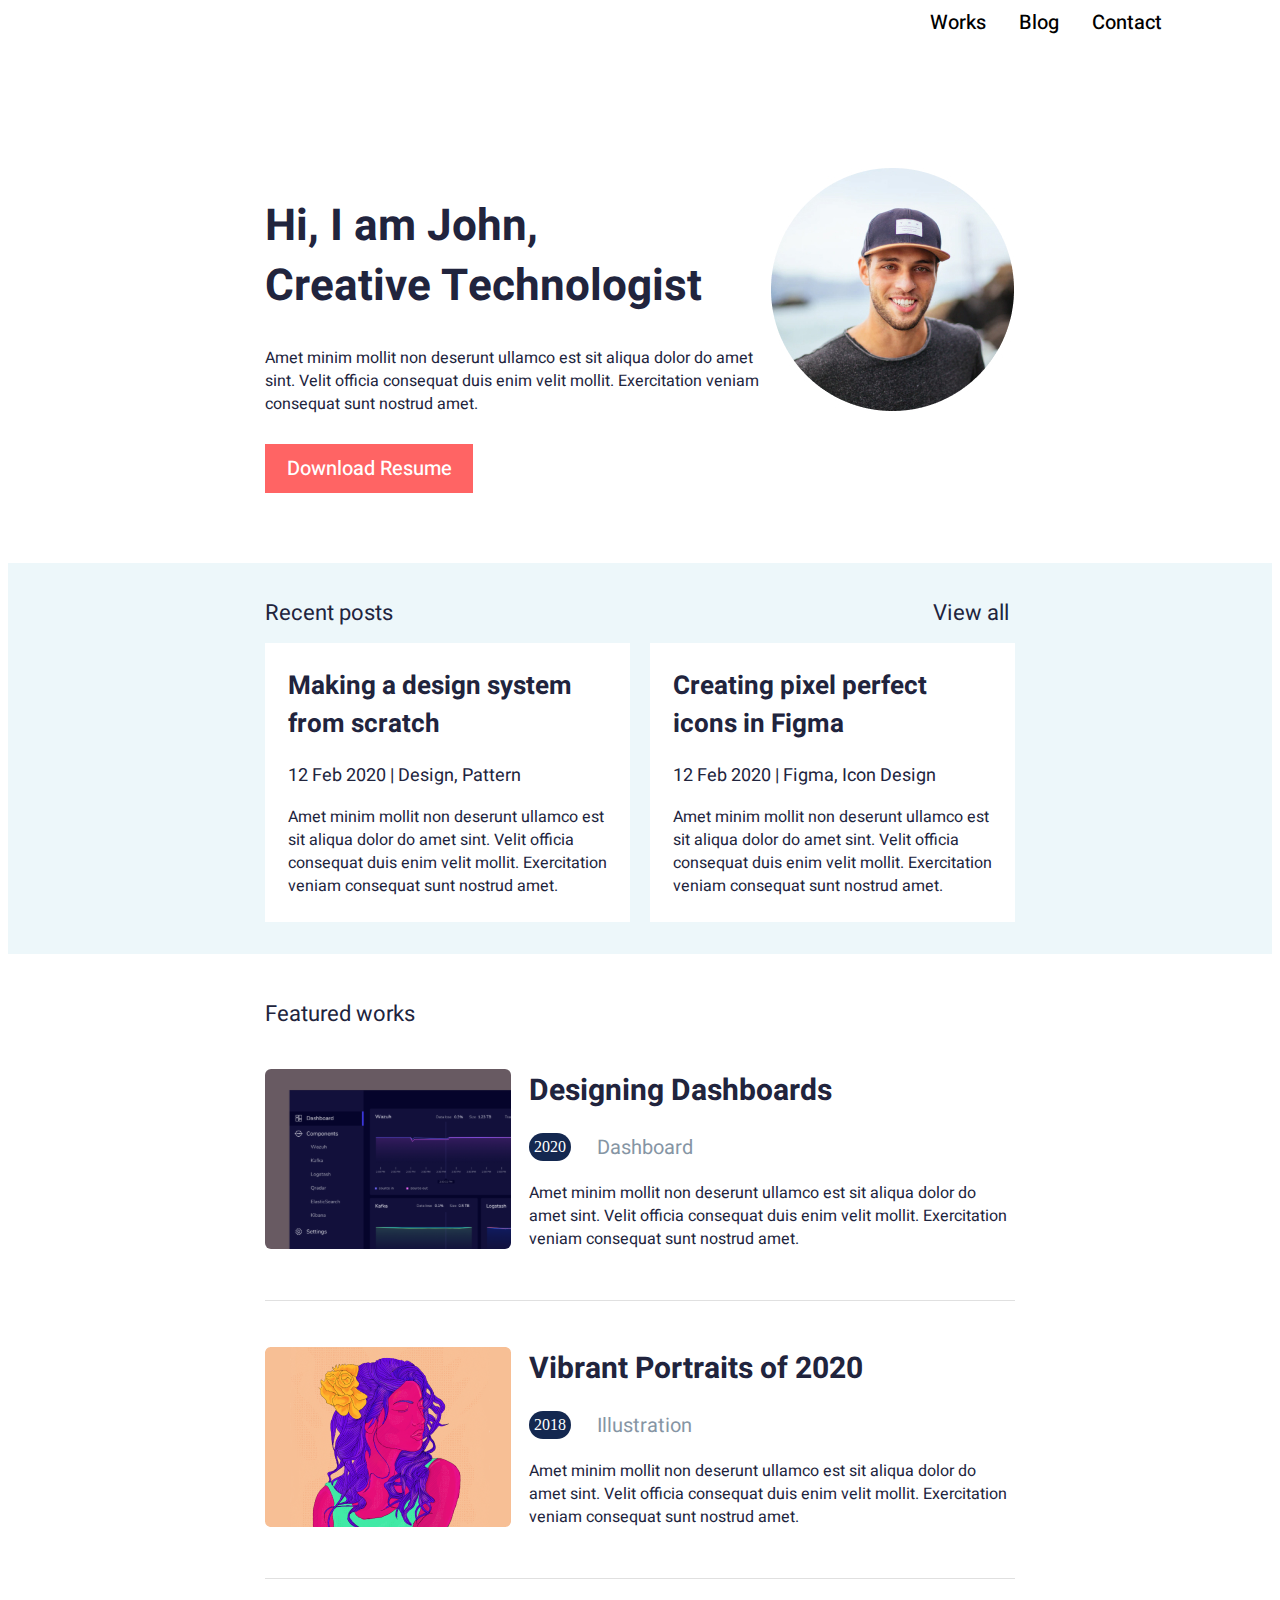
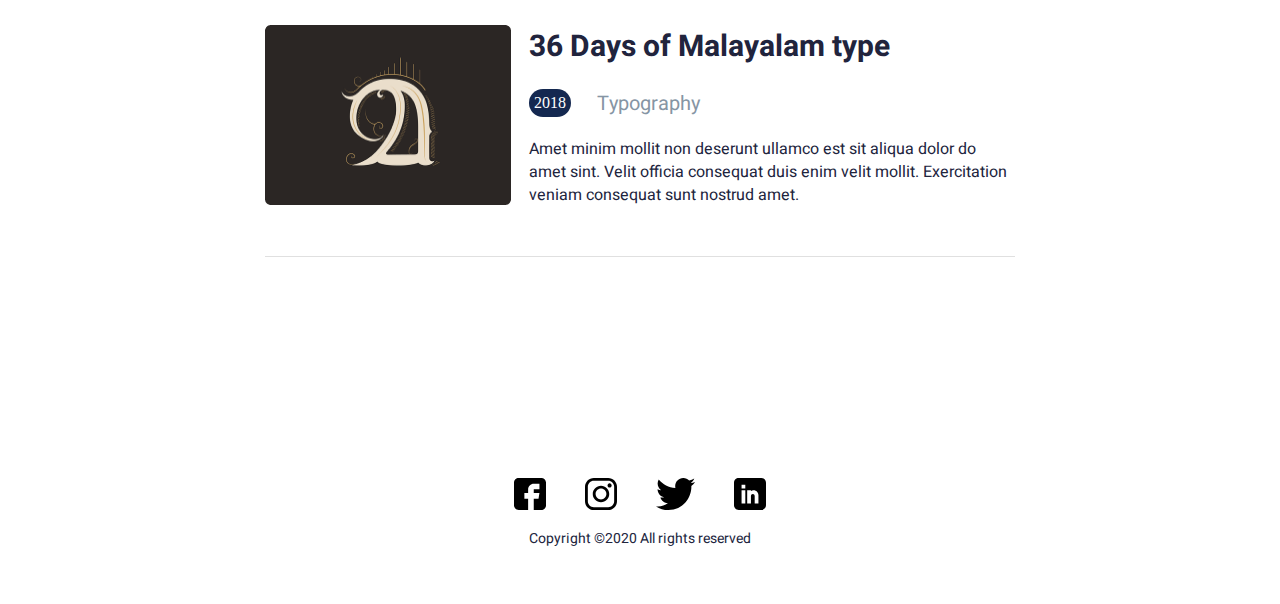
<file: John -- Portfolio/index.html>
<!DOCTYPE html>
<html lang="en">
<head>
    <meta charset="UTF-8">
    <meta http-equiv="X-UA-Compatible" content="IE=edge">
    <meta name="viewport" content="width=device-width, initial-scale=1.0">
    <link rel="stylesheet" href="./sass/main.css">
    <link rel="stylesheet" href="./css/style.css">
    <link rel="preconnect" href="https://fonts.googleapis.com">
    <link rel="preconnect" href="https://fonts.gstatic.com" crossorigin>
    <link
        href="https://fonts.googleapis.com/css2?family=Heebo:wght@100;200;300;400;500;600;700;800;900&family=Open+Sans:wght@600&family=Raleway:wght@700&family=Roboto:wght@700&display=swap"
        rel="stylesheet">
    <title>PortFolio</title>
    
<body>
    <html>
       <div class="header__menu menu">
           <!-- 
           <button type="button" class="menu__icon icon-menu">
               <span></span>
               <span></span>
               <span></span>
           </button>
        -->
           <nav class="menu__body header__container">
               <ul class="list menu__list">
                    <li class="menu__item"><a href="./work.html" class="menu__link list">Works</a></li>
                    <li class="menu__item"><a href="./blog.html" class="menu__link list">Blog</a></li>
                    <li class="menu__item"><a href="./index.html" class="menu__link list">Contact</a></li>
               </ul>
           </nav>
       </div>
       <section class="about__section">
           <div class="about__text container">
               <div class="about__content ">
               <h1 class="about__name">Hi, I am John,<br>
            Creative Technologist</h1>
            <p class="about__me">Amet minim mollit non deserunt ullamco est sit aliqua dolor do amet sint. Velit officia consequat duis enim velit
            mollit. Exercitation veniam consequat sunt nostrud amet.</p>
            <button type="button" class="about__button">Download Resume</button>
            </div>
            <div class="about__photo">
                <img class="about__photo-item" src="./img/john.jpg" alt="Молодой человек" width="243px" height="243px">
            </div>
           </div>
       </section>
       <section class="hero__section">
            <div class="hero__item-navigation container">
                <a href="./index.html" class="hero__item-nav list">Recent posts</a>
                <a href="./index.html" class="hero__item-nav list adaptive__hidden">View all</a>
            </div>
           <div class="hero__item container">
               <div class="hero__cards">
               <ul class="hero__list list">
                   <li class="hero__cards-item">
                       <h3 class="hero__cards-name">Making a design system from scratch</h3>
                       <p class="hero__cards-date">12 Feb 2020 | Design, Pattern</p>
                       <p class="hero__cards-about">Amet minim mollit non deserunt ullamco est sit aliqua dolor do amet sint. Velit officia consequat duis enim velit
                    mollit. Exercitation veniam consequat sunt nostrud amet.</p>
                   </li>
                   <li class="hero__cards-item">
                    <h3 class="hero__cards-name">Creating pixel perfect icons in Figma</h3>
                    <p class="hero__cards-date">12 Feb 2020 | Figma, Icon Design</p>
                    <p class="hero__cards-about">Amet minim mollit non deserunt ullamco est sit aliqua dolor do amet sint. Velit officia consequat duis enim velit
                    mollit. Exercitation veniam consequat sunt nostrud amet.</p>
                   </li>
               </ul>
            </div>
           </div>
       </section>
       <section class="fitchers__section">
           <p class="fitchers__title">Featured works</p>
        <div class="fitchers__container">
            <a href="./index.html" class="link list">
            <div>
                <img src="./img/fitchers__first-image.svg" width="246px" height="180px" alt="Fitchers first">
            </div>
            <div class="fitchers__item">
                <h2 class="fitchers__item-title">Designing Dashboards</h2>
                <div class="fitchers__item-date">
                    <p class="fitchers__item-year">2020</p>
                    <p class="fitchers__item-activity">Dashboard</p>
                </div>
                <p class="fitchers__item-about">Amet minim mollit non deserunt ullamco est sit aliqua dolor do amet sint. Velit officia consequat duis enim velit
                    mollit. Exercitation veniam consequat sunt nostrud amet.</p>
                    </a>
            </div>
        </div>
        <div class="fitchers__container">
            <a href="./index.html" class="link list">
            <div>
                <img src="./img/fitchers__second-image.png" width="246px" height="180px" alt="Fitchers second">
            </div>
            <div class="fitchers__item">
                <h2 class="fitchers__item-title">Vibrant Portraits of 2020</h2>
                <div class="fitchers__item-date">
                    <p class="fitchers__item-year">2018</p>
                    <p class="fitchers__item-activity">Illustration</p>
                </div>
                <p class="fitchers__item-about">Amet minim mollit non deserunt ullamco est sit aliqua dolor do amet sint. Velit officia consequat duis enim
                    velit
                    mollit. Exercitation veniam consequat sunt nostrud amet.</p>
                </a>
            </div>
            
        </div>

        <div class="fitchers__container">
            <a href="./index.html" class="link list">
            <div>
                <img src="./img/fitchers__third-image.png" width="246px" height="180px" alt="Fitchers third">
            </div>
            <div class="fitchers__item">
                <h2 class="fitchers__item-title">36 Days of Malayalam type</h2>
                <div class="fitchers__item-date">
                    <p class="fitchers__item-year">2018</p>
                    <p class="fitchers__item-activity">Typography</p>
                </div>
                <p class="fitchers__item-about">Amet minim mollit non deserunt ullamco est sit aliqua dolor do amet sint. Velit officia consequat duis enim
                    velit
                    mollit. Exercitation veniam consequat sunt nostrud amet.</p>
                </a>
            </div>
        </div>
       </section>
       <footer class="footer__section">
           <div class="footer__container-icons">
               <a href="https://www.facebook.com/" class="link list">
               <img class="footer__icons-item-another-linkedin" src="./img/fb.svg" alt="Facebook">
               </a>
            <a href="https://www.facebook.com/" class="link list">
               <img class="footer__icons-item-another-linkedin" src="./img/insta.svg" alt="Instagram">
               </a>
            <a href="https://www.facebook.com/" class="link list">
               <img class="footer__icons-item-another-linkedin" src="./img/twitter.svg" alt="Twitter">
               </a>
            <a href="https://www.facebook.com/" class="link list">
               <img class="footer__icons-item" src="./img/Linkedin.svg" alt="Linkedin">
               </a>
           </div>
            <div class="footer__under-footer">
                <p class="footer__under-footer-item">Copyright ©2020 All rights reserved</p>
            </div>
    </footer>
    </html>
</body>
</file>
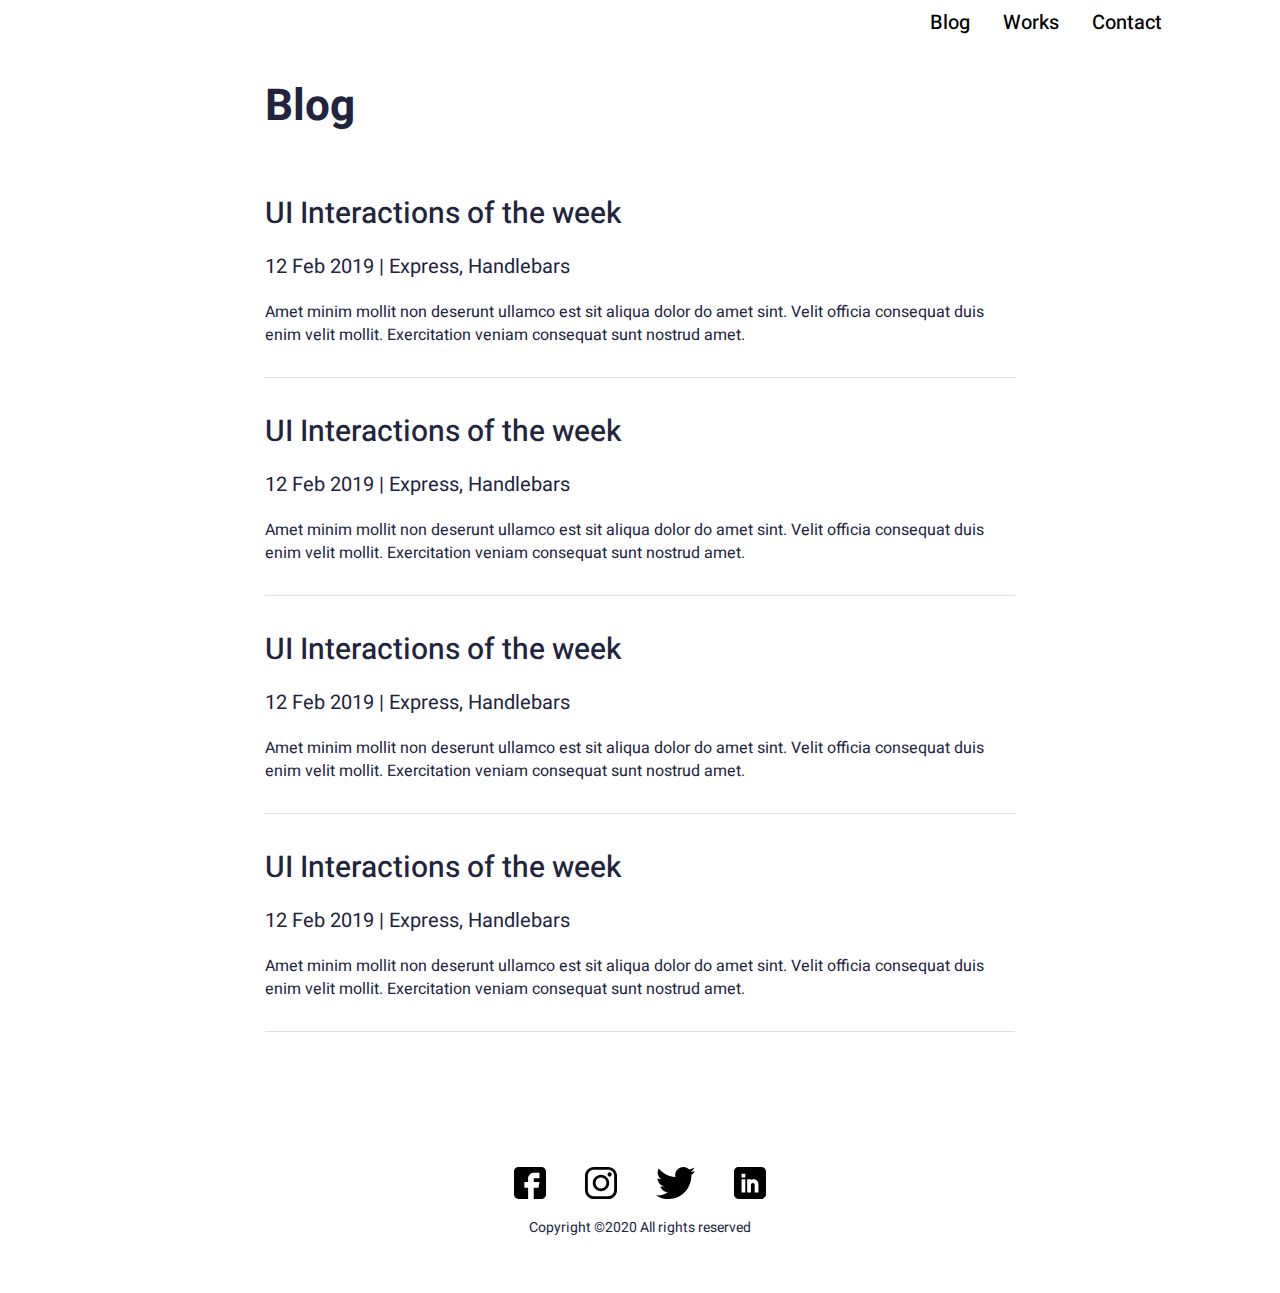
<file: John -- Portfolio/blog.html>
<!DOCTYPE html>
<html lang="en">
<head>
    <meta charset="UTF-8">
    <meta http-equiv="X-UA-Compatible" content="IE=edge">
    <meta name="viewport" content="width=device-width, initial-scale=1.0">
    <link rel="stylesheet" href="./sass/main.css">
    <link rel="stylesheet" href="./css/style.css">
    <link rel="preconnect" href="https://fonts.googleapis.com">
    <link rel="preconnect" href="https://fonts.gstatic.com" crossorigin>
    <link
        href="https://fonts.googleapis.com/css2?family=Heebo:wght@100;200;300;400;500;600;700;800;900&family=Open+Sans:wght@600&family=Raleway:wght@700&family=Roboto:wght@700&display=swap"
        rel="stylesheet">
    <title>PortFolio</title>
</head>
<body>
    <div class="header__menu menu">
        <!-- 
               <button type="button" class="menu__icon icon-menu">
                   <span></span>
                   <span></span>
                   <span></span>
               </button>
            -->
        <nav class="menu__body header__container">
            <ul class="list menu__list">
                <li class="menu__item"><a href="./blog.html" class="menu__link list">Blog</a></li>
                <li class="menu__item"><a href="./work.html" class="menu__link list">Works</a></li>
                <li class="menu__item"><a href="./index.html" class="menu__link list">Contact</a></li>
            </ul>
        </nav>
    </div>
    <section class="blog__section">
        <div class="blog__container">
        <h1 class="blog__title">Blog</h1>
        </div>
        <div class="blog__item blog__container">
            <ul class="blog__list list">
                <a href="https://www.facebook.com/" class="link list">
                <li class="blog__list-item">
                    <h2 class="blog__item-title blog__help-class">UI Interactions of the week</h2>
                    <p class="blog__item-date">12 Feb 2019 | Express, Handlebars</p>
                    <p class="blog__item-about">Amet minim mollit non deserunt ullamco est sit aliqua dolor do amet sint. Velit officia consequat duis enim velit
                    mollit. Exercitation veniam consequat sunt nostrud amet.</p>
                </li>
                </a>
                <a href="https://www.facebook.com/" class="link list">
                <li class="blog__list-item">
                    <h2 class="blog__item-title">UI Interactions of the week</h2>
                    <p class="blog__item-date">12 Feb 2019 | Express, Handlebars</p>
                    <p class="blog__item-about">Amet minim mollit non deserunt ullamco est sit aliqua dolor do amet sint. Velit officia
                        consequat duis enim velit
                        mollit. Exercitation veniam consequat sunt nostrud amet.</p>
                </li>
                </a>
                <a href="https://www.facebook.com/" class="link list">
                <li class="blog__list-item">
                    <h2 class="blog__item-title">UI Interactions of the week</h2>
                    <p class="blog__item-date">12 Feb 2019 | Express, Handlebars</p>
                    <p class="blog__item-about">Amet minim mollit non deserunt ullamco est sit aliqua dolor do amet sint. Velit officia
                        consequat duis enim velit
                        mollit. Exercitation veniam consequat sunt nostrud amet.</p>
                </li>
                </a>
                <a href="https://www.facebook.com/" class="link list">
                <li class="blog__list-item">
                    <h2 class="blog__item-title">UI Interactions of the week</h2>
                    <p class="blog__item-date">12 Feb 2019 | Express, Handlebars</p>
                    <p class="blog__item-about">Amet minim mollit non deserunt ullamco est sit aliqua dolor do amet sint. Velit officia
                        consequat duis enim velit
                        mollit. Exercitation veniam consequat sunt nostrud amet.</p>
                </li>
                </a>
            </ul>
        </div>
    </section>
    <footer class="footer__section">
        <div class="footer__container-icons">
            <a href="https://www.facebook.com/" class="link list">
                <img class="footer__icons-item-another-linkedin" src="./img/fb.svg" alt="Facebook">
            </a>
            <a href="https://www.facebook.com/" class="link list">
                <img class="footer__icons-item-another-linkedin" src="./img/insta.svg" alt="Instagram">
            </a>
            <a href="https://www.facebook.com/" class="link list">
                <img class="footer__icons-item-another-linkedin" src="./img/twitter.svg" alt="Twitter">
            </a>
            <a href="https://www.facebook.com/" class="link list">
                <img class="footer__icons-item" src="./img/Linkedin.svg" alt="Linkedin">
            </a>
        </div>
        <div class="footer__under-footer">
            <p class="footer__under-footer-item">Copyright ©2020 All rights reserved</p>
        </div>
    </footer>
</body>
</html>
</file>
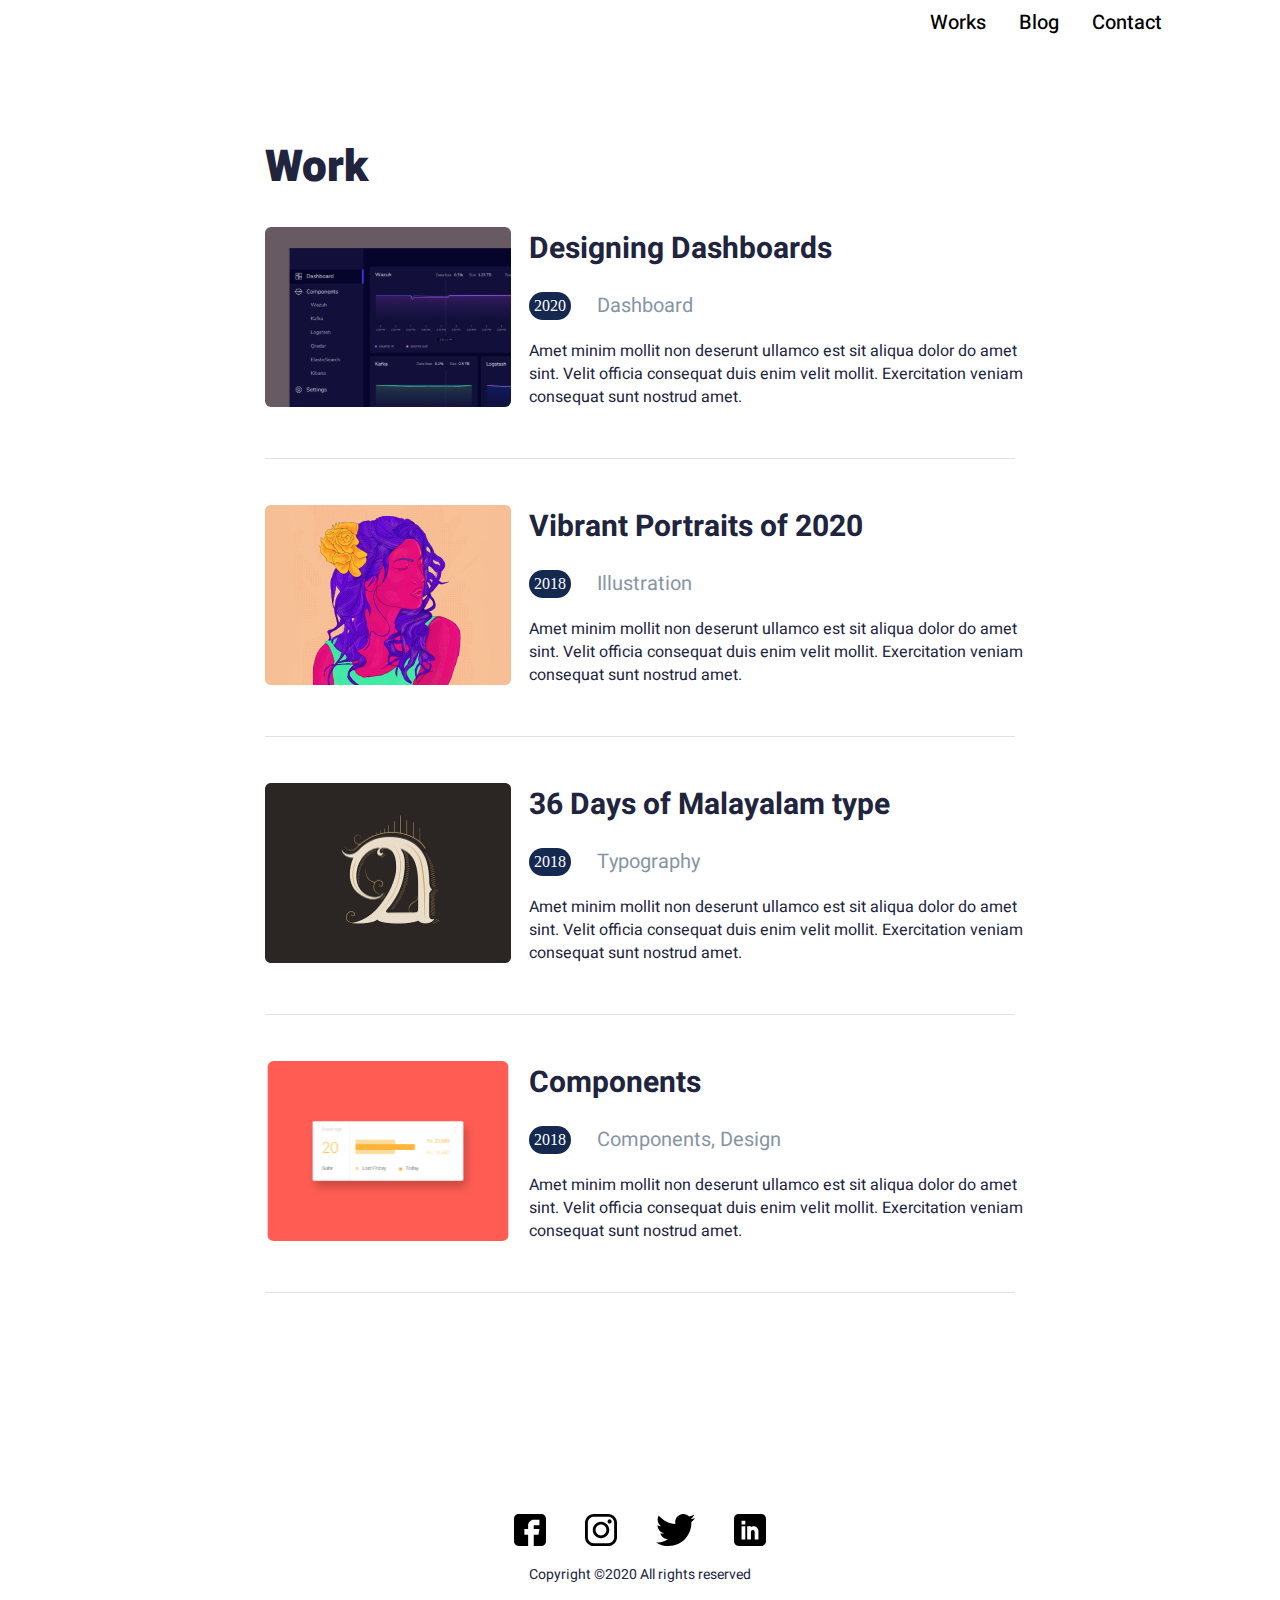
<file: John -- Portfolio/work.html>
<!DOCTYPE html>
<html lang="en">
<head>
    <meta charset="UTF-8">
    <meta http-equiv="X-UA-Compatible" content="IE=edge">
    <meta name="viewport" content="width=device-width, initial-scale=1.0">
    <link rel="stylesheet" href="./sass/main.css">
    <link rel="stylesheet" href="./css/style.css">
    <link rel="preconnect" href="https://fonts.googleapis.com">
    <link rel="preconnect" href="https://fonts.gstatic.com" crossorigin>
    <link
        href="https://fonts.googleapis.com/css2?family=Heebo:wght@100;200;300;400;500;600;700;800;900&family=Open+Sans:wght@600&family=Raleway:wght@700&family=Roboto:wght@700&display=swap"
        rel="stylesheet">
    <title>PortFolio</title>
</head>
<body>
    <div class="header__menu menu">
        <!-- 
               <button type="button" class="menu__icon icon-menu">
                   <span></span>
                   <span></span>
                   <span></span>
               </button>
            -->
        <nav class="menu__body header__container">
            <ul class="list menu__list">
                <li class="menu__item"><a href="./index.html" class="menu__link list">Works</a></li>
                <li class="menu__item"><a href="./blog.html" class="menu__link list">Blog</a></li>
                <li class="menu__item"><a href="./index.html" class="menu__link list">Contact</a></li>
            </ul>
        </nav>
    </div>
    <section class="fitchers__section">
        <h1 class="fitchers__main-title">Work</h1>
        <div class="fitchers__container">
            <div>
                <a href="https://www.facebook.com/" class="link list">
                <img src="./img/fitchers__first-image.svg" width="246px" height="180px" alt="Fitchers first">
            </div>
            <div class="fitchers__item">
                <h2 class="fitchers__item-title">Designing Dashboards</h2>
                <div class="fitchers__item-date">
                    <p class="fitchers__item-year">2020</p>
                    <p class="fitchers__item-activity">Dashboard</p>
                </div>
                <p class="fitchers__item-about">Amet minim mollit non deserunt ullamco est sit aliqua dolor do amet sint.
                    Velit officia consequat duis enim velit
                    mollit. Exercitation veniam consequat sunt nostrud amet.</p>
            </div>
            </a>
        </div>
        <div class="fitchers__container">
            <div>
                <a href="https://www.facebook.com/" class="link list">
                <img src="./img/fitchers__second-image.png" width="246px" height="180px" alt="Fitchers second">
            </div>
            <div class="fitchers__item">
                <h2 class="fitchers__item-title">Vibrant Portraits of 2020</h2>
                <div class="fitchers__item-date">
                    <p class="fitchers__item-year">2018</p>
                    <p class="fitchers__item-activity">Illustration</p>
                </div>
                <p class="fitchers__item-about">Amet minim mollit non deserunt ullamco est sit aliqua dolor do amet sint.
                    Velit officia consequat duis enim
                    velit
                    mollit. Exercitation veniam consequat sunt nostrud amet.</p>
            </div>
        </a>
        </div>
    
        <div class="fitchers__container">
            <div>
                <a href="https://www.facebook.com/" class="link list">
                <img src="./img/fitchers__third-image.png" width="246px" height="180px" alt="Fitchers third">
            </div>
            <div class="fitchers__item">
                <h2 class="fitchers__item-title">36 Days of Malayalam type</h2>
                <div class="fitchers__item-date">
                    <p class="fitchers__item-year">2018</p>
                    <p class="fitchers__item-activity">Typography</p>
                </div>
                <p class="fitchers__item-about">Amet minim mollit non deserunt ullamco est sit aliqua dolor do amet sint.
                    Velit officia consequat duis enim
                    velit
                    mollit. Exercitation veniam consequat sunt nostrud amet.</p>
            </div>
        </a>
        </div>
        <div class="fitchers__container">
            <div>
                <a href="https://www.facebook.com/" class="link list">
                <img src="./img/Rectangle 40.svg" width="246px" height="180px" alt="Fitchers second">
            </div>
            <div class="fitchers__item">
                <h2 class="fitchers__item-title">Components</h2>
                <div class="fitchers__item-date">
                    <p class="fitchers__item-year">2018</p>
                    <p class="fitchers__item-activity">Components, Design</p>
                </div>
                <p class="fitchers__item-about">Amet minim mollit non deserunt ullamco est sit aliqua dolor do amet sint.
                    Velit officia consequat duis enim
                    velit
                    mollit. Exercitation veniam consequat sunt nostrud amet.</p>
            </div>
        </a>
        </div>
    </section>
    <footer class="footer__section">
        <div class="footer__container-icons">
            <a href="https://www.facebook.com/" class="link list">
                <img class="footer__icons-item-another-linkedin" src="./img/fb.svg" alt="Facebook">
            </a>
            <a href="https://www.facebook.com/" class="link list">
                <img class="footer__icons-item-another-linkedin" src="./img/insta.svg" alt="Instagram">
            </a>
            <a href="https://www.facebook.com/" class="link list">
                <img class="footer__icons-item-another-linkedin" src="./img/twitter.svg" alt="Twitter">
            </a>
            <a href="https://www.facebook.com/" class="link list">
                <img class="footer__icons-item" src="./img/Linkedin.svg" alt="Linkedin">
            </a>
        </div>
        <div class="footer__under-footer">
            <p class="footer__under-footer-item">Copyright ©2020 All rights reserved</p>
        </div>
    </footer>
</body>
</html>
</file>
<file: John -- Portfolio/sass/main.css>
.menu__list {
  display: -webkit-box;
  display: -ms-flexbox;
  display: flex;
  -webkit-box-pack: end;
      -ms-flex-pack: end;
          justify-content: flex-end;
  padding: 0px;
  margin-top: 33px;
  margin-bottom: 0px;
}

.menu__item {
  font-family: Heebo;
  font-style: normal;
  font-weight: 500;
  font-size: 20px;
  color: #000;
  height: 40px;
  -webkit-box-align: center;
      -ms-flex-align: center;
          align-items: center;
}

.menu__item:not(:last-child) {
  margin-right: 33px;
}

.menu__link:hover {
  color: #ff6464;
  -webkit-transition: color 250ms linear;
  transition: color 250ms linear;
}

.menu__link {
  -webkit-transition: color 250ms linear;
  transition: color 250ms linear;
  color: #000;
}

.list {
  list-style-type: none;
  text-decoration: none;
}

.container {
  max-width: 750px;
  margin: 0 auto;
  display: -webkit-box;
  display: -ms-flexbox;
  display: flex;
}

.header__container {
  max-width: 1044px;
  margin: 0 auto;
}

.flex {
  display: -webkit-box;
  display: -ms-flexbox;
  display: flex;
}

.list,
.link {
  text-decoration: none;
  padding-left: 0px;
}

.hero__cards-item {
  background-color: #fff;
  max-width: 418px;
  max-height: 295px;
  -webkit-box-pack: center;
      -ms-flex-pack: center;
          justify-content: center;
}

.hero__section {
  background-color: #edf7fa;
  padding-bottom: 32px;
}

.hero__cards-name {
  font-family: Heebo;
  font-style: normal;
  font-weight: bold;
  font-size: 26px;
  line-height: 38px;
  color: #21243d;
  margin: 0px;
  padding: 0px;
  margin-bottom: 20px;
}

.hero__cards-date {
  font-family: Heebo;
  font-style: normal;
  font-weight: normal;
  font-size: 18px;
  line-height: 26px;
  color: #21243d;
  margin: 0px;
  padding: 0px;
  margin-bottom: 17px;
}

.hero__cards-about {
  font-family: Heebo;
  font-style: normal;
  font-weight: normal;
  font-size: 16px;
  line-height: 23px;
  color: #21243d;
  margin: 0px;
  padding: 0px;
}

.hero__cards-item {
  padding-left: 23px;
  padding-right: 23px;
  padding-bottom: 24px;
  padding-top: 24px;
}

.hero__cards-item:not(:last-child) {
  margin-right: 20px;
}

.hero__list {
  padding: 0px;
  margin: 0px;
  display: -webkit-box;
  display: -ms-flexbox;
  display: flex;
}

.hero__item-navigation {
  display: -webkit-box;
  display: -ms-flexbox;
  display: flex;
}

.hero__item-nav {
  color: #21243d;
  font-family: Heebo;
  font-style: normal;
  font-weight: normal;
  font-size: 22px;
  line-height: 60px;
  padding-top: 20px;
}

@media screen and (max-width: 375px) {
  .hero__item-nav {
    text-align: center;
    -webkit-box-pack: center;
        -ms-flex-pack: center;
            justify-content: center;
    max-width: 105px;
    margin: 0 auto;
  }
}

.hero__item-nav:not(:last-child) {
  margin-right: 540px;
}

.hero__item-nav:hover {
  color: #00a8cc;
  -webkit-transition: color 250ms linear;
  transition: color 250ms linear;
}

/* ADAPTIVE */
@media screen and (max-width: 375px) {
  .adaptive__hidden {
    display: none;
  }
}

.about__name {
  font-family: Heebo;
  font-style: normal;
  font-weight: bold;
  font-size: 44px;
  line-height: 60px;
  color: #21243d;
  width: 506px;
}

.about__me {
  font-family: Heebo;
  font-style: normal;
  font-weight: normal;
  font-size: 16px;
  line-height: 23px;
  color: #21243d;
  max-width: 497px;
  margin-bottom: 28px;
  margin-top: 0px;
}

.about__button {
  font-family: Heebo;
  font-style: normal;
  font-weight: 500;
  font-size: 20px;
  line-height: 145%;
  color: #fff;
  background-color: #ff6464;
  padding-left: 20px;
  padding-right: 20px;
  padding-top: 10px;
  padding-bottom: 10px;
  -webkit-box-align: center;
      -ms-flex-align: center;
          align-items: center;
  -webkit-box-pack: center;
      -ms-flex-pack: center;
          justify-content: center;
  border: none;
  width: 208px;
  -webkit-transition: color 250ms linear;
  transition: color 250ms linear;
  margin-bottom: 70px;
}

.about__button:hover {
  -webkit-transition: background 250ms linear;
  transition: background 250ms linear;
  background-color: #fc2727;
}

.about__text {
  background-color: #fff;
}

.about__section {
  padding-top: 120px;
}

.about__photo-item {
  background-color: #edf7fa;
}

/* ADAPTIVE */
@media screen and (max-width: 375px) {
  .about__name {
    max-width: 312px;
    margin: 0 auto;
    margin-bottom: 21px;
  }
}

@media screen and (max-width: 375px) {
  .about__me {
    max-width: 328px;
    margin: 0 auto;
    margin-bottom: 27px;
  }
}

@media screen and (max-width: 375px) {
  .about__button {
    max-width: 208px;
    margin: 0 auto;
    margin-bottom: 58px;
  }
}

@media screen and (max-width: 375px) {
  .about__photo-item {
    max-width: 175px;
  }
}

.fitchers__item-date {
  display: -webkit-box;
  display: -ms-flexbox;
  display: flex;
  -webkit-box-align: center;
      -ms-flex-align: center;
          align-items: center;
}

.fitchers__container {
  display: -webkit-box;
  display: -ms-flexbox;
  display: flex;
  width: 100%;
}

.fitchers__container:not(:last-child) {
  margin-bottom: 46px;
}

.fitchers__title {
  font-family: Heebo;
  font-style: normal;
  font-weight: normal;
  font-size: 22px;
  line-height: 60px;
  color: #21243d;
  margin: 0px;
  margin-top: 30px;
  margin-bottom: 25px;
}

.fitchers__item {
  width: 100%;
  margin-left: 18px;
}

.fitchers__section {
  max-width: 750px;
  margin: 0 auto;
  padding-bottom: 86px;
}

.fitchers__item-title {
  font-family: Heebo;
  font-style: normal;
  font-weight: bold;
  font-size: 30px;
  line-height: 44px;
  color: #21243d;
  margin: 0px;
}

.fitchers__item-about {
  font-family: Heebo;
  font-style: normal;
  font-weight: normal;
  font-size: 16px;
  line-height: 23px;
  color: #21243d;
  margin: 0px;
}

.fitchers__item-activity {
  font-family: Heebo;
  font-style: normal;
  font-weight: normal;
  font-size: 20px;
  line-height: 29px;
  color: #8695a4;
}

.fitchers__item-year {
  color: #fff;
  background-color: #142850;
  border-radius: 16px;
  padding: 5px;
  margin-right: 26px;
}

.fitchers__main-title {
  font-family: Heebo;
  font-style: normal;
  font-weight: 900;
  font-size: 44px;
  line-height: 60px;
  color: #21243d;
  margin-top: 90px;
}

.fitchers__container {
  border-bottom: 1px solid #e0e0e0;
  padding-bottom: 47px;
}

.footer__section {
  margin: 0 auto;
  max-width: 750px;
}

.footer__container-icons {
  margin: auto;
  -webkit-box-align: center;
      -ms-flex-align: center;
          align-items: center;
  -webkit-box-pack: center;
      -ms-flex-pack: center;
          justify-content: center;
  width: 100%;
  text-align: center;
  margin-top: 135px;
}

.footer__icons-item-another-linkedin {
  margin-right: 35px;
}

.footer__under-footer-item {
  font-family: Heebo;
  font-style: normal;
  font-weight: normal;
  font-size: 14px;
  line-height: 21px;
  text-align: center;
  color: #21243d;
  margin-bottom: 55px;
}

.blog__container {
  max-width: 750px;
  margin: 0 auto;
}

.blog__title {
  font-family: Heebo;
  font-style: normal;
  font-weight: bold;
  font-size: 44px;
  line-height: 60px;
  color: #21243d;
  margin-bottom: 55px;
}

.blog__item-title {
  font-family: Heebo;
  font-style: normal;
  font-weight: 500;
  font-size: 30px;
  line-height: 44px;
  color: #21243d;
  margin-bottom: 16px;
  margin-top: 0px;
}

.blog__list,
.list {
  margin-top: 0px;
}

.blog__item-title {
  margin-top: 32px;
}

.blog__item-about {
  font-family: Heebo;
  font-style: normal;
  font-weight: normal;
  font-size: 16px;
  line-height: 23px;
  color: #21243d;
  margin-top: 0px;
  margin-bottom: 0px;
}

.blog__item-date {
  font-family: Heebo;
  font-style: normal;
  font-weight: normal;
  font-size: 20px;
  line-height: 29px;
  color: #21243d;
  margin-top: 0px;
}

.blog__item-about {
  border-bottom: 1px solid #e0e0e0;
  padding-bottom: 30px;
}

.blog__help-class {
  margin-top: 0px;
}
/*# sourceMappingURL=main.css.map */
</file>
<file: John -- Portfolio/css/style.css>
/* --- BASE --- */
/*
.container {
  max-width: 856px;
}
.header__container {
  max-width: 1032px;
}
.list {
  list-style-type: none;
}
.a__settings {
  text-decoration: none;
}

/* HEADER */
/*
.header__list-item:not(:last-child) {
  margin-right: 33px;
}

.header__list {
  display: flex;
  align-content: flex-end;
  padding-left: 856px;
}
.header__list-item {
  font-family: Heebo;
  font-style: normal;
  font-weight: 500;
  font-size: 20px;
  line-height: 29px;
  height: 43px;
  color: #000;
}
.header__list-link:hover {
  color: #ff6464;
  transition: color 250ms linear;
  transition-timing-function: cubic-bezier(0.4, 0, 0.2, 1);
}

/* ---- hero --- */
/*
.hero__content-about-me {
  font-family: Heebo;
  font-style: normal;
  font-weight: bold;
  font-size: 44px;
  line-height: 60px;
  color: #000;
  margin-bottom: 40px;
}
.hero__content-about-proffesion {
  font-family: Heebo;
  font-style: normal;
  font-weight: normal;
  font-size: 16px;
  line-height: 23px;
  color: #000;
  margin-bottom: 40px;
}
.hero__button {
  font-family: Heebo;
  font-style: normal;
  font-weight: 500;
  font-size: 20px;
  line-height: 29px;
  color: #fff;
  padding-left: 20px;
  padding-right: 21px;
  padding-top: 9px;
  padding-bottom: 17px;
  background-color: #ff6464;
  border: none;
}
.hero__content {
  margin-left: 148px;
  padding-top: 158px;
}
</file>
